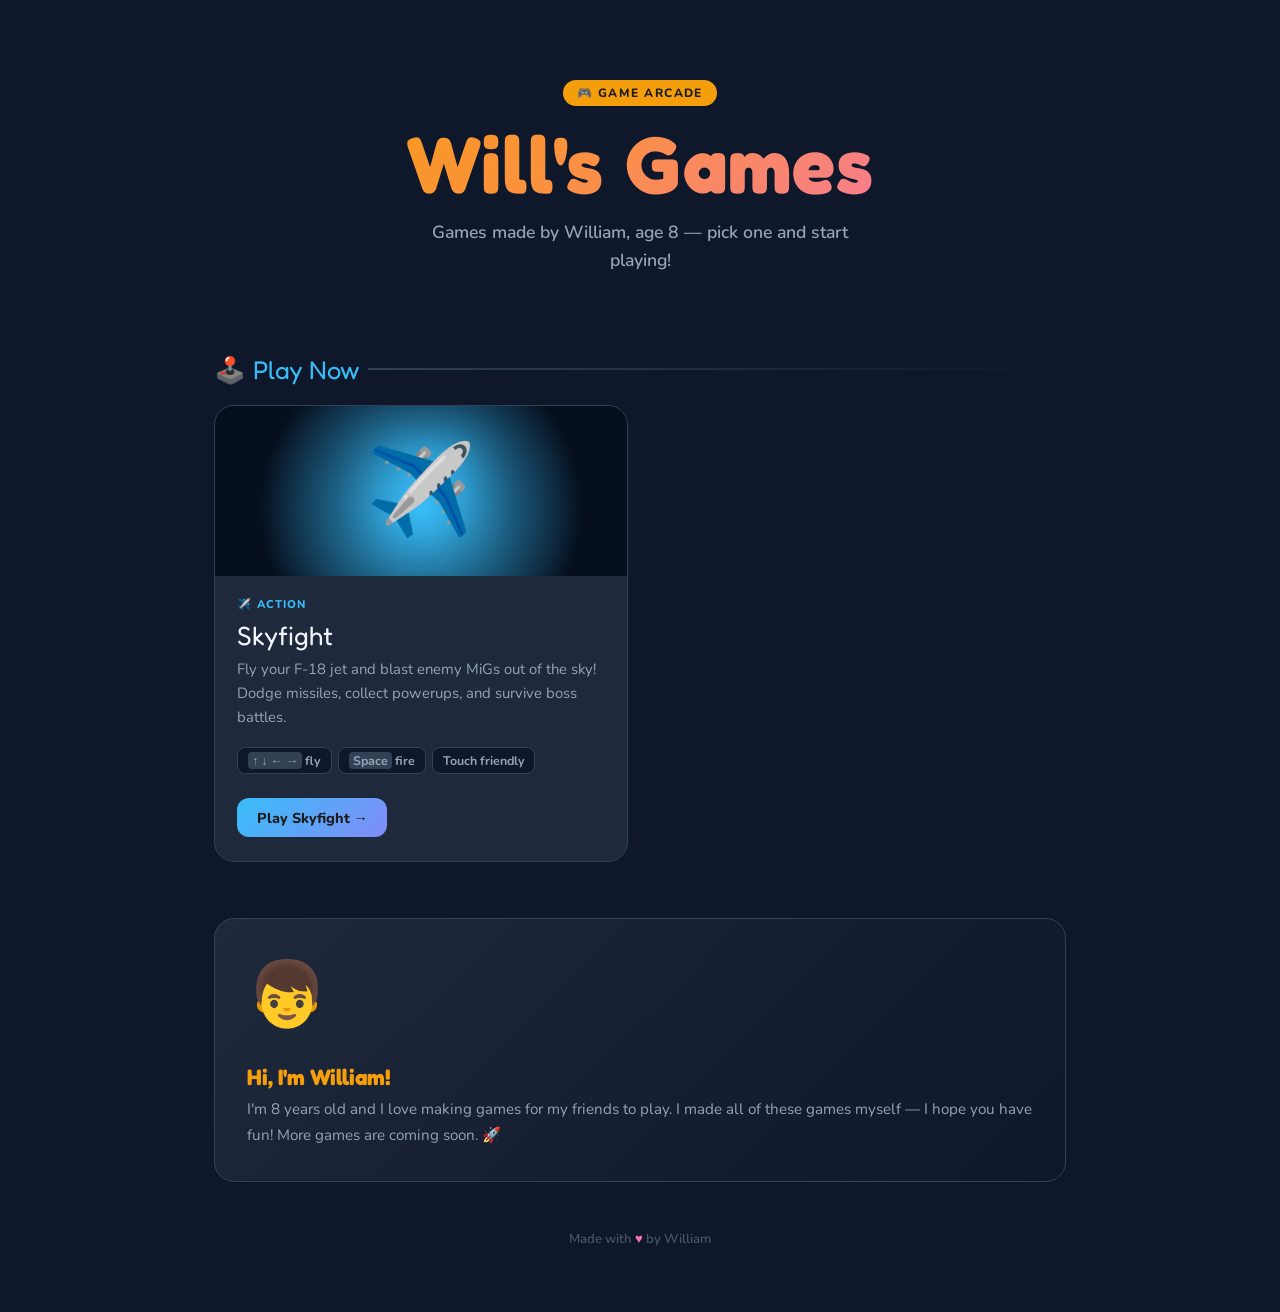
<file: index.html>
<!DOCTYPE html>
<html lang="en">
  <head>
    <meta charset="UTF-8" />
    <meta name="viewport" content="width=device-width, initial-scale=1.0" />
    <title>Will's Games</title>
    <style>
      @import url('https://fonts.googleapis.com/css2?family=Fredoka+One&family=Nunito:wght@400;600;700;800&display=swap');

      *, *::before, *::after {
        box-sizing: border-box;
        margin: 0;
        padding: 0;
      }

      :root {
        --sky: #0f172a;
        --star: #e2e8f0;
        --accent: #f59e0b;
        --accent2: #38bdf8;
        --card-bg: #1e293b;
        --card-border: #334155;
        --text: #f1f5f9;
        --muted: #94a3b8;
      }

      html {
        scroll-behavior: smooth;
      }

      body {
        font-family: 'Nunito', sans-serif;
        background-color: var(--sky);
        color: var(--text);
        min-height: 100vh;
        overflow-x: hidden;
      }

      /* ── Stars background ── */
      .stars {
        position: fixed;
        inset: 0;
        pointer-events: none;
        z-index: 0;
        overflow: hidden;
      }

      .star {
        position: absolute;
        background: white;
        border-radius: 50%;
        animation: twinkle var(--dur) ease-in-out infinite alternate;
        opacity: 0;
      }

      @keyframes twinkle {
        from { opacity: 0.1; transform: scale(1); }
        to   { opacity: 0.8; transform: scale(1.4); }
      }

      /* ── Layout ── */
      .page {
        position: relative;
        z-index: 1;
        max-width: 900px;
        margin: 0 auto;
        padding: 2rem 1.5rem 4rem;
      }

      /* ── Header ── */
      header {
        text-align: center;
        padding: 3rem 0 2rem;
      }

      .badge {
        display: inline-block;
        background: var(--accent);
        color: #1c1c1c;
        font-weight: 800;
        font-size: 0.75rem;
        letter-spacing: 0.12em;
        text-transform: uppercase;
        padding: 0.3rem 0.9rem;
        border-radius: 999px;
        margin-bottom: 1rem;
      }

      header h1 {
        font-family: 'Fredoka One', cursive;
        font-size: clamp(2.8rem, 8vw, 5rem);
        line-height: 1.05;
        background: linear-gradient(135deg, #f59e0b 0%, #fb923c 40%, #f472b6 100%);
        -webkit-background-clip: text;
        -webkit-text-fill-color: transparent;
        background-clip: text;
        letter-spacing: 0.01em;
      }

      .subtitle {
        margin-top: 0.75rem;
        font-size: 1.1rem;
        color: var(--muted);
        font-weight: 600;
        max-width: 480px;
        margin-inline: auto;
        line-height: 1.6;
      }

      /* ── Section title ── */
      .section-title {
        font-family: 'Fredoka One', cursive;
        font-size: 1.6rem;
        color: var(--accent2);
        margin: 3rem 0 1.25rem;
        display: flex;
        align-items: center;
        gap: 0.5rem;
      }

      .section-title::after {
        content: '';
        flex: 1;
        height: 2px;
        background: linear-gradient(to right, var(--card-border), transparent);
        border-radius: 2px;
      }

      /* ── Game cards ── */
      .games-grid {
        display: grid;
        grid-template-columns: repeat(auto-fill, minmax(340px, 1fr));
        gap: 1.5rem;
      }

      .game-card {
        background: var(--card-bg);
        border: 1.5px solid var(--card-border);
        border-radius: 20px;
        overflow: hidden;
        display: flex;
        flex-direction: column;
        transition: transform 0.2s ease, box-shadow 0.2s ease, border-color 0.2s ease;
        text-decoration: none;
        color: inherit;
      }

      .game-card:hover {
        transform: translateY(-6px) scale(1.01);
        box-shadow: 0 20px 48px rgba(0, 0, 0, 0.5), 0 0 0 1.5px var(--card-glow, #f59e0b66);
        border-color: var(--card-glow, #f59e0b);
      }

      .game-card:focus-visible {
        outline: 3px solid var(--accent2);
        outline-offset: 3px;
      }

      .card-thumb {
        background: var(--thumb-bg, #0c1a2e);
        display: flex;
        align-items: center;
        justify-content: center;
        height: 170px;
        position: relative;
        overflow: hidden;
      }

      .card-thumb .thumb-emoji {
        font-size: 5.5rem;
        filter: drop-shadow(0 0 24px var(--card-glow, #f59e0baa));
        animation: float 3s ease-in-out infinite alternate;
        user-select: none;
      }

      @keyframes float {
        from { transform: translateY(0) rotate(-3deg); }
        to   { transform: translateY(-10px) rotate(3deg); }
      }

      .card-thumb::before {
        content: '';
        position: absolute;
        inset: 0;
        background: radial-gradient(circle at 50% 60%, var(--card-glow, #f59e0b22) 0%, transparent 70%);
      }

      .card-body {
        padding: 1.3rem 1.4rem 1.5rem;
        flex: 1;
        display: flex;
        flex-direction: column;
        gap: 0.5rem;
      }

      .card-tag {
        display: inline-flex;
        align-items: center;
        gap: 0.3rem;
        font-size: 0.7rem;
        font-weight: 800;
        letter-spacing: 0.1em;
        text-transform: uppercase;
        color: var(--card-accent, #f59e0b);
        margin-bottom: 0.1rem;
      }

      .card-title {
        font-family: 'Fredoka One', cursive;
        font-size: 1.65rem;
        line-height: 1.1;
      }

      .card-desc {
        font-size: 0.93rem;
        color: var(--muted);
        line-height: 1.6;
        flex: 1;
      }

      .card-controls {
        margin-top: 0.6rem;
        display: flex;
        flex-wrap: wrap;
        gap: 0.4rem;
      }

      .control-pill {
        background: #0f172a;
        border: 1px solid var(--card-border);
        border-radius: 8px;
        font-size: 0.78rem;
        font-weight: 700;
        padding: 0.25rem 0.6rem;
        color: var(--muted);
        white-space: nowrap;
      }

      .control-pill kbd {
        background: #334155;
        border-radius: 4px;
        padding: 0 4px;
        font-family: inherit;
        font-size: 0.78rem;
      }

      .play-btn {
        margin-top: 1rem;
        display: inline-flex;
        align-items: center;
        gap: 0.5rem;
        background: linear-gradient(135deg, var(--card-accent, #f59e0b), var(--card-accent2, #fb923c));
        color: #1c1c1c;
        font-weight: 800;
        font-size: 0.9rem;
        padding: 0.6rem 1.2rem;
        border-radius: 12px;
        align-self: flex-start;
        transition: opacity 0.15s;
      }

      .game-card:hover .play-btn {
        opacity: 0.9;
      }

      /* Skyfight theme */
      .card-skyfight {
        --card-glow: #38bdf8;
        --card-accent: #38bdf8;
        --card-accent2: #818cf8;
        --thumb-bg: #060f1e;
      }


      /* ── About strip ── */
      .about-strip {
        margin-top: 3.5rem;
        background: linear-gradient(135deg, #1e293b 0%, #0f172a 100%);
        border: 1.5px solid var(--card-border);
        border-radius: 20px;
        padding: 2rem 2rem 2rem;
        display: flex;
        align-items: center;
        gap: 1.5rem;
        flex-wrap: wrap;
      }

      .about-avatar {
        font-size: 4rem;
        flex-shrink: 0;
        animation: float 4s ease-in-out infinite alternate;
      }

      .about-text h2 {
        font-family: 'Fredoka One', cursive;
        font-size: 1.4rem;
        color: var(--accent);
        margin-bottom: 0.4rem;
      }

      .about-text p {
        font-size: 0.95rem;
        color: var(--muted);
        line-height: 1.7;
      }

      /* ── Footer ── */
      footer {
        text-align: center;
        margin-top: 3rem;
        font-size: 0.82rem;
        color: #475569;
        font-weight: 600;
      }

      footer span {
        color: #f472b6;
      }
    </style>
  </head>
  <body>

    <!-- Starfield -->
    <div class="stars" id="stars"></div>

    <div class="page">
      <header>
        <div class="badge">🎮 Game Arcade</div>
        <h1>Will's Games</h1>
        <p class="subtitle">Games made by William, age 8 — pick one and start playing!</p>
      </header>

      <p class="section-title">🕹️ Play Now</p>

      <div class="games-grid">

        <!-- Skyfight -->
        <a class="game-card card-skyfight" href="./skyfight/index.html">
          <div class="card-thumb">
            <span class="thumb-emoji">✈️</span>
          </div>
          <div class="card-body">
            <span class="card-tag">✈️ Action</span>
            <div class="card-title">Skyfight</div>
            <p class="card-desc">
              Fly your F-18 jet and blast enemy MiGs out of the sky! Dodge missiles, collect powerups, and survive boss battles.
            </p>
            <div class="card-controls">
              <span class="control-pill"><kbd>↑ ↓ ← →</kbd> fly</span>
              <span class="control-pill"><kbd>Space</kbd> fire</span>
              <span class="control-pill">Touch friendly</span>
            </div>
            <div class="play-btn">Play Skyfight →</div>
          </div>
        </a>


      </div>

      <div class="about-strip">
        <div class="about-avatar">👦</div>
        <div class="about-text">
          <h2>Hi, I'm William!</h2>
          <p>
            I'm 8 years old and I love making games for my friends to play.
            I made all of these games myself — I hope you have fun!
            More games are coming soon. 🚀
          </p>
        </div>
      </div>

      <footer>
        Made with <span>♥</span> by William
      </footer>
    </div>

    <script>
      // Generate random stars
      const container = document.getElementById('stars');
      for (let i = 0; i < 120; i++) {
        const s = document.createElement('div');
        s.className = 'star';
        const size = Math.random() * 2.5 + 0.5;
        s.style.cssText = `
          width: ${size}px;
          height: ${size}px;
          top: ${Math.random() * 100}%;
          left: ${Math.random() * 100}%;
          --dur: ${(Math.random() * 3 + 1.5).toFixed(2)}s;
          animation-delay: ${(Math.random() * 4).toFixed(2)}s;
        `;
        container.appendChild(s);
      }
    </script>
  </body>
</html>
</file>
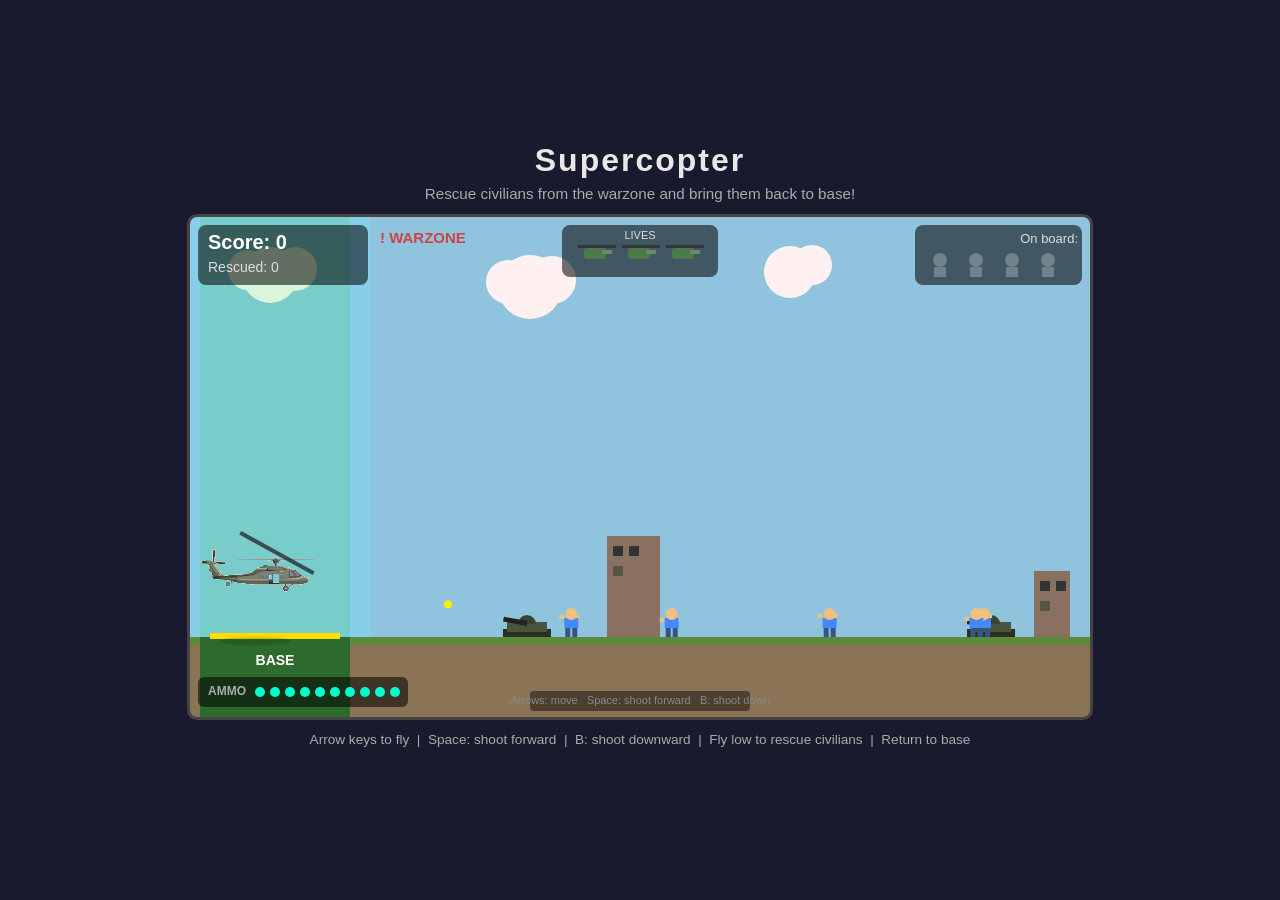
<file: supercopter/index.html>
<!DOCTYPE html>
<html lang="en">
  <head>
    <meta charset="UTF-8" />
    <meta name="viewport" content="width=device-width, initial-scale=1.0" />
    <title>Supercopter</title>
    <link rel="stylesheet" href="style.css" />
  </head>
  <body>
    <div id="game-container">
      <h1>Supercopter</h1>
      <p>Rescue civilians from the warzone and bring them back to base!</p>
      <canvas id="gameCanvas" width="900" height="500"></canvas>
      <p id="controls-hint">
        Arrow keys to fly &nbsp;|&nbsp; Space: shoot forward &nbsp;|&nbsp;
        B: shoot downward &nbsp;|&nbsp; Fly low to rescue civilians &nbsp;|&nbsp; Return to base
      </p>
    </div>
    <script src="game.js"></script>
  </body>
</html>
</file>
<file: supercopter/style.css>
* {
  margin: 0;
  padding: 0;
  box-sizing: border-box;
}

body {
  background: #1a1a2e;
  display: flex;
  justify-content: center;
  align-items: center;
  min-height: 100vh;
  font-family: Arial, sans-serif;
  color: white;
}

#game-container {
  text-align: center;
}

h1 {
  font-size: 2rem;
  margin-bottom: 6px;
  letter-spacing: 2px;
  color: #e8e8e8;
}

p {
  color: #aaa;
  margin-bottom: 12px;
  font-size: 0.95rem;
}

canvas {
  display: block;
  border: 3px solid #444;
  border-radius: 10px;
  margin: 0 auto;
}

#controls-hint {
  margin-top: 12px;
  font-size: 0.85rem;
}
</file>
